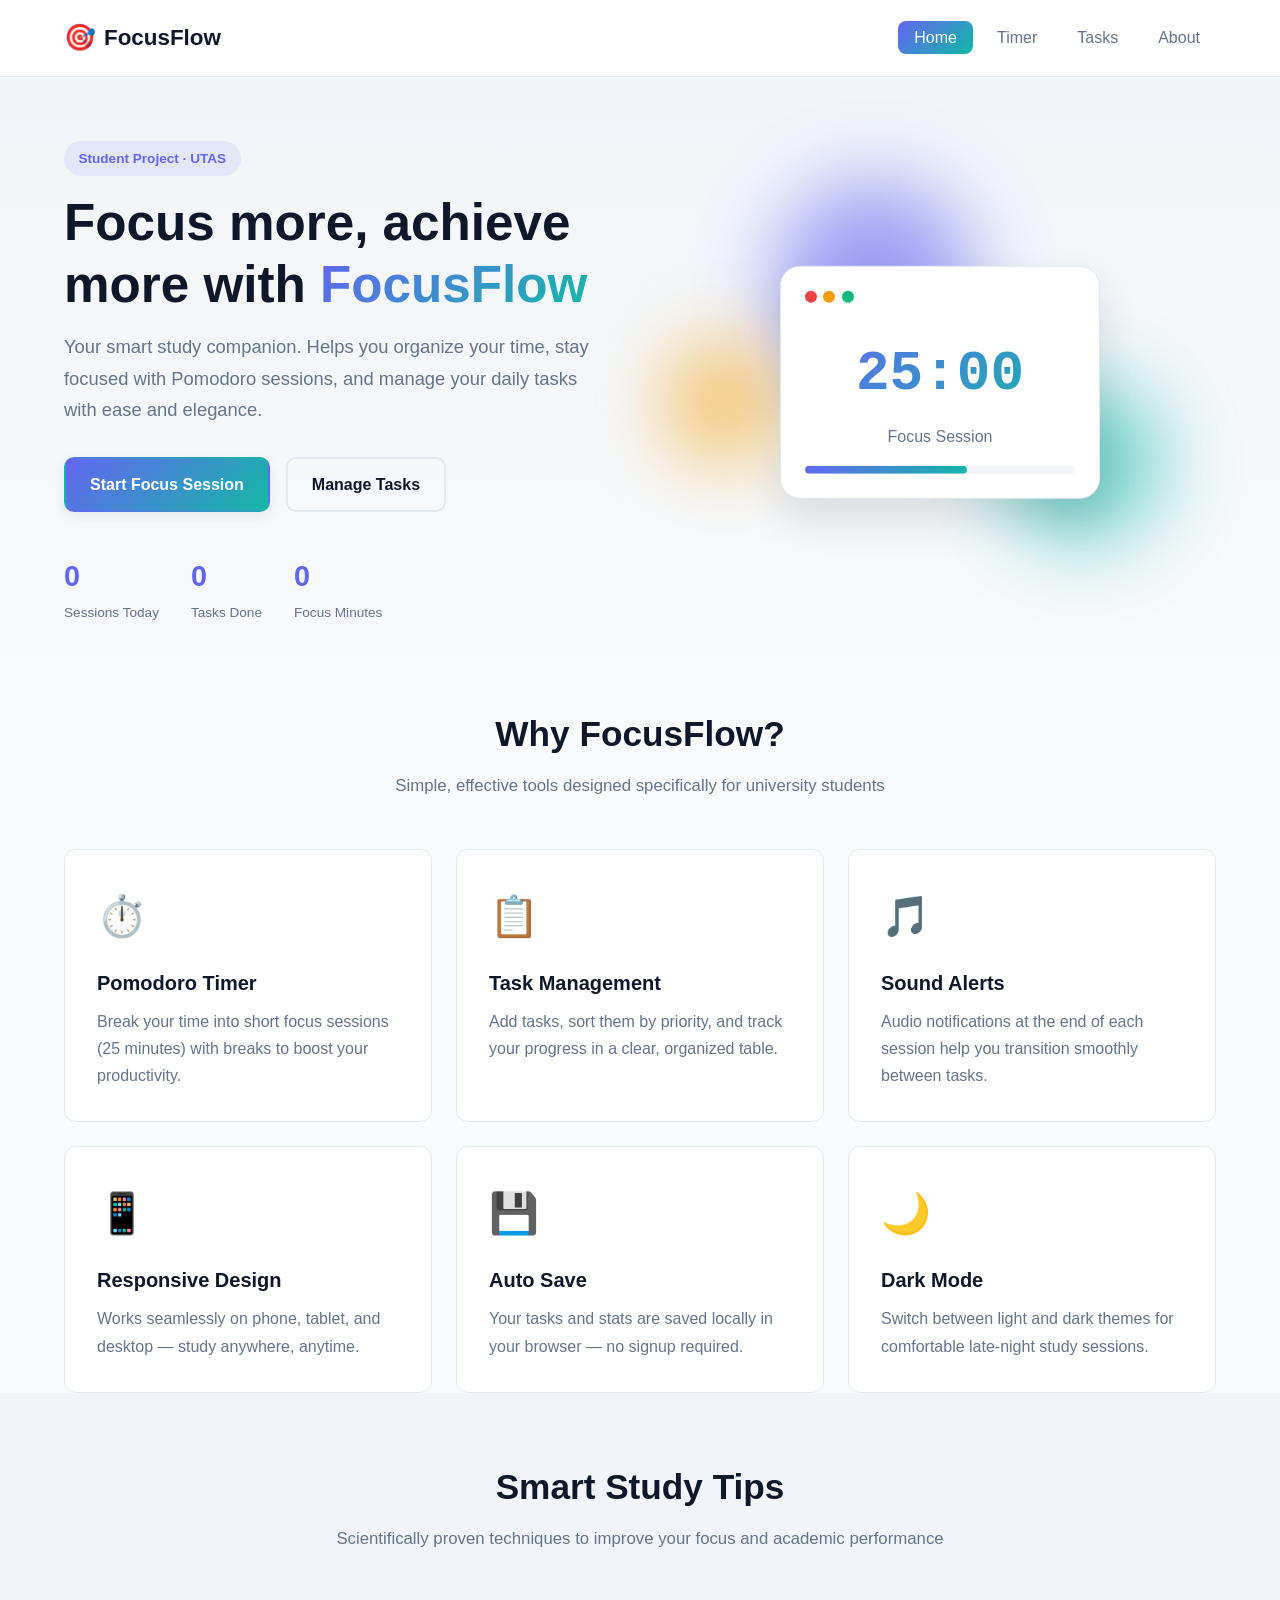
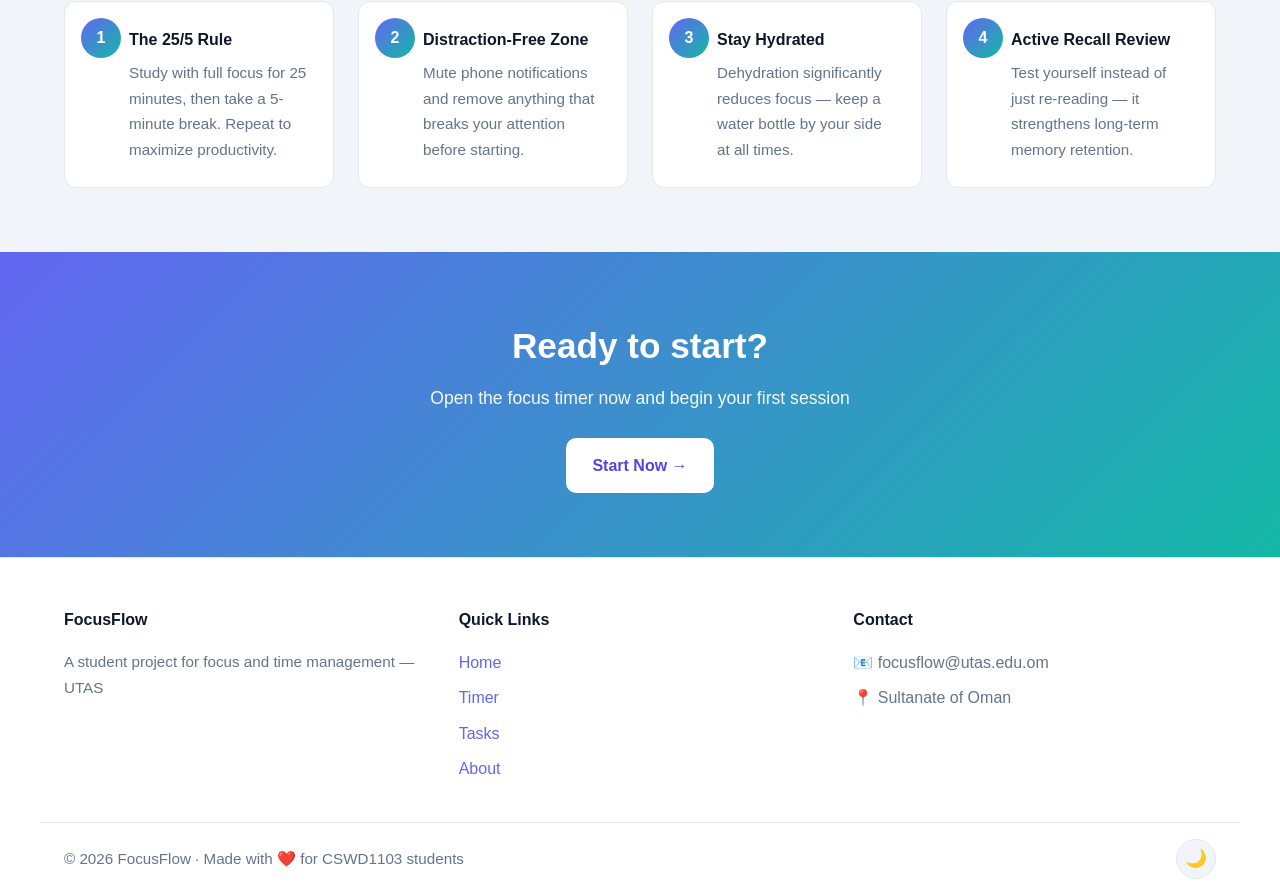
<file: index.html>
<!DOCTYPE html>
<html lang="en">
<head>
    <meta charset="UTF-8">
    <meta name="viewport" content="width=device-width, initial-scale=1.0">
    <meta name="description" content="FocusFlow - A student companion for focus, time management, and academic task tracking">
    <meta name="author" content="UTAS Student Project">
    <title>FocusFlow | Home</title>
    <link rel="stylesheet" href="css/style.css">
    <link rel="icon" type="image/svg+xml" href="data:image/svg+xml,<svg xmlns='http://www.w3.org/2000/svg' viewBox='0 0 100 100'><text y='.9em' font-size='90'>🎯</text></svg>">
</head>
<body>
    <header class="site-header">
        <div class="container nav-wrapper">
            <a href="index.html" class="logo">
                <span class="logo-icon">🎯</span>
                <span>FocusFlow</span>
            </a>
            <button class="menu-toggle" id="menuToggle" aria-label="Menu">☰</button>
            <nav class="main-nav" id="mainNav">
                <ul>
                    <li><a href="index.html" class="active">Home</a></li>
                    <li><a href="timer.html">Timer</a></li>
                    <li><a href="tasks.html">Tasks</a></li>
                    <li><a href="about.html">About</a></li>
                </ul>
            </nav>
        </div>
    </header>

    <main>
        <section class="hero">
            <div class="container hero-grid">
                <div class="hero-text">
                    <span class="badge">Student Project · UTAS</span>
                    <h1>Focus more, achieve more with <span class="highlight">FocusFlow</span></h1>
                    <p class="lead">
                        Your smart study companion. Helps you organize your time,
                        stay focused with Pomodoro sessions, and manage your daily tasks
                        with ease and elegance.
                    </p>
                    <div class="hero-cta">
                        <a href="timer.html" class="btn btn-primary">Start Focus Session</a>
                        <a href="tasks.html" class="btn btn-ghost">Manage Tasks</a>
                    </div>
                    <div class="hero-stats">
                        <div><strong id="statSessions">0</strong><span>Sessions Today</span></div>
                        <div><strong id="statTasks">0</strong><span>Tasks Done</span></div>
                        <div><strong id="statMinutes">0</strong><span>Focus Minutes</span></div>
                    </div>
                </div>
                <figure class="hero-visual">
                    <div class="orb orb-1"></div>
                    <div class="orb orb-2"></div>
                    <div class="orb orb-3"></div>
                    <div class="hero-card">
                        <div class="hero-card-top">
                            <span class="dot dot-r"></span>
                            <span class="dot dot-y"></span>
                            <span class="dot dot-g"></span>
                        </div>
                        <div class="hero-card-body">
                            <p class="time-mock">25:00</p>
                            <p class="label-mock">Focus Session</p>
                            <div class="bar"><span></span></div>
                        </div>
                    </div>
                </figure>
            </div>
        </section>

        <section class="features container" id="features">
            <header class="section-head">
                <h2>Why FocusFlow?</h2>
                <p>Simple, effective tools designed specifically for university students</p>
            </header>
            <div class="cards">
                <article class="card">
                    <div class="card-icon">⏱️</div>
                    <h3>Pomodoro Timer</h3>
                    <p>Break your time into short focus sessions (25 minutes) with breaks to boost your productivity.</p>
                </article>
                <article class="card">
                    <div class="card-icon">📋</div>
                    <h3>Task Management</h3>
                    <p>Add tasks, sort them by priority, and track your progress in a clear, organized table.</p>
                </article>
                <article class="card">
                    <div class="card-icon">🎵</div>
                    <h3>Sound Alerts</h3>
                    <p>Audio notifications at the end of each session help you transition smoothly between tasks.</p>
                </article>
                <article class="card">
                    <div class="card-icon">📱</div>
                    <h3>Responsive Design</h3>
                    <p>Works seamlessly on phone, tablet, and desktop — study anywhere, anytime.</p>
                </article>
                <article class="card">
                    <div class="card-icon">💾</div>
                    <h3>Auto Save</h3>
                    <p>Your tasks and stats are saved locally in your browser — no signup required.</p>
                </article>
                <article class="card">
                    <div class="card-icon">🌙</div>
                    <h3>Dark Mode</h3>
                    <p>Switch between light and dark themes for comfortable late-night study sessions.</p>
                </article>
            </div>
        </section>

        <section class="tips">
            <div class="container">
                <header class="section-head">
                    <h2>Smart Study Tips</h2>
                    <p>Scientifically proven techniques to improve your focus and academic performance</p>
                </header>
                <ol class="tips-list">
                    <li>
                        <h4>The 25/5 Rule</h4>
                        <p>Study with full focus for 25 minutes, then take a 5-minute break. Repeat to maximize productivity.</p>
                    </li>
                    <li>
                        <h4>Distraction-Free Zone</h4>
                        <p>Mute phone notifications and remove anything that breaks your attention before starting.</p>
                    </li>
                    <li>
                        <h4>Stay Hydrated</h4>
                        <p>Dehydration significantly reduces focus — keep a water bottle by your side at all times.</p>
                    </li>
                    <li>
                        <h4>Active Recall Review</h4>
                        <p>Test yourself instead of just re-reading — it strengthens long-term memory retention.</p>
                    </li>
                </ol>
            </div>
        </section>

        <section class="cta-banner">
            <div class="container cta-inner">
                <h2>Ready to start?</h2>
                <p>Open the focus timer now and begin your first session</p>
                <a href="timer.html" class="btn btn-light">Start Now →</a>
            </div>
        </section>
    </main>

    <footer class="site-footer">
        <div class="container footer-grid">
            <div>
                <h4>FocusFlow</h4>
                <p>A student project for focus and time management — UTAS</p>
            </div>
            <div>
                <h4>Quick Links</h4>
                <ul>
                    <li><a href="index.html">Home</a></li>
                    <li><a href="timer.html">Timer</a></li>
                    <li><a href="tasks.html">Tasks</a></li>
                    <li><a href="about.html">About</a></li>
                </ul>
            </div>
            <div>
                <h4>Contact</h4>
                <ul>
                    <li>📧 focusflow@utas.edu.om</li>
                    <li>📍 Sultanate of Oman</li>
                </ul>
            </div>
        </div>
        <div class="footer-bottom">
            <p>© <time id="year">2026</time> FocusFlow · Made with ❤️ for CSWD1103 students</p>
            <button id="themeToggle" class="theme-btn" aria-label="Toggle theme">🌙</button>
        </div>
    </footer>

    <script src="js/main.js"></script>
</body>
</html>
</file>
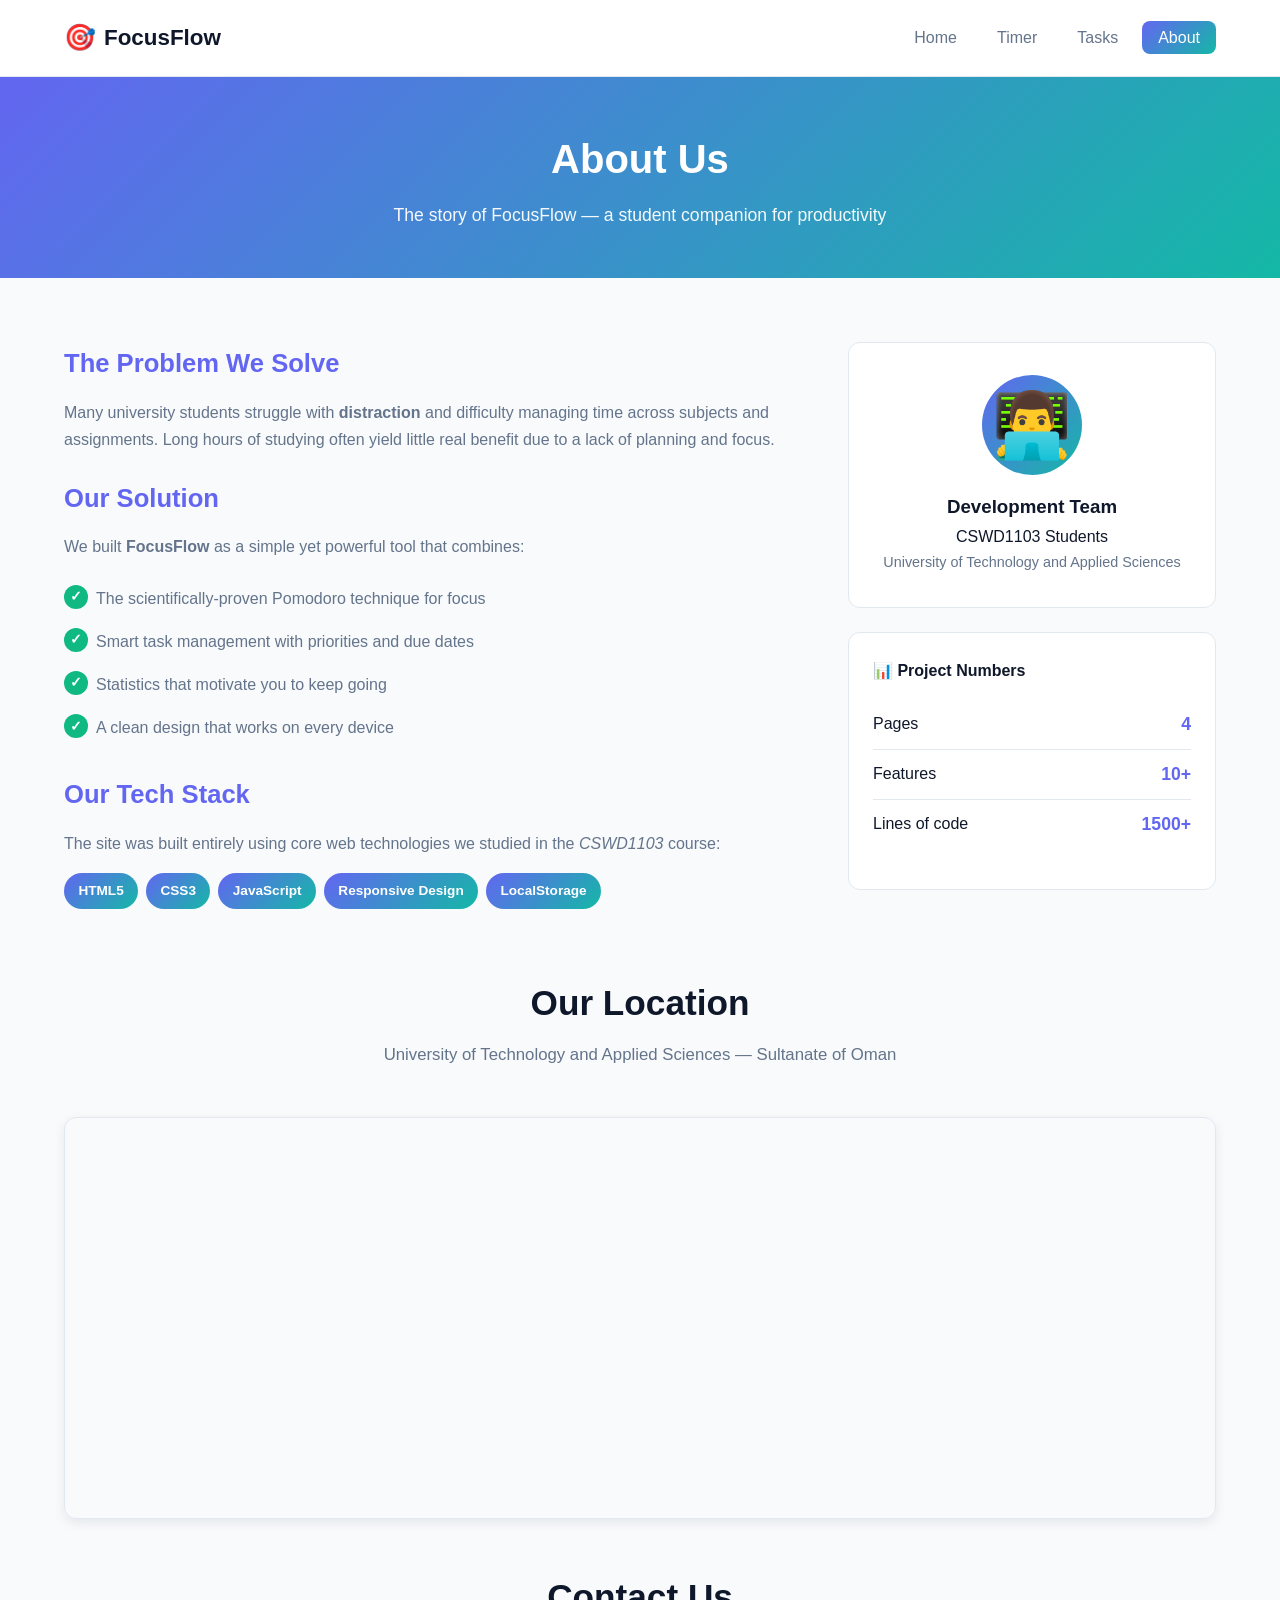
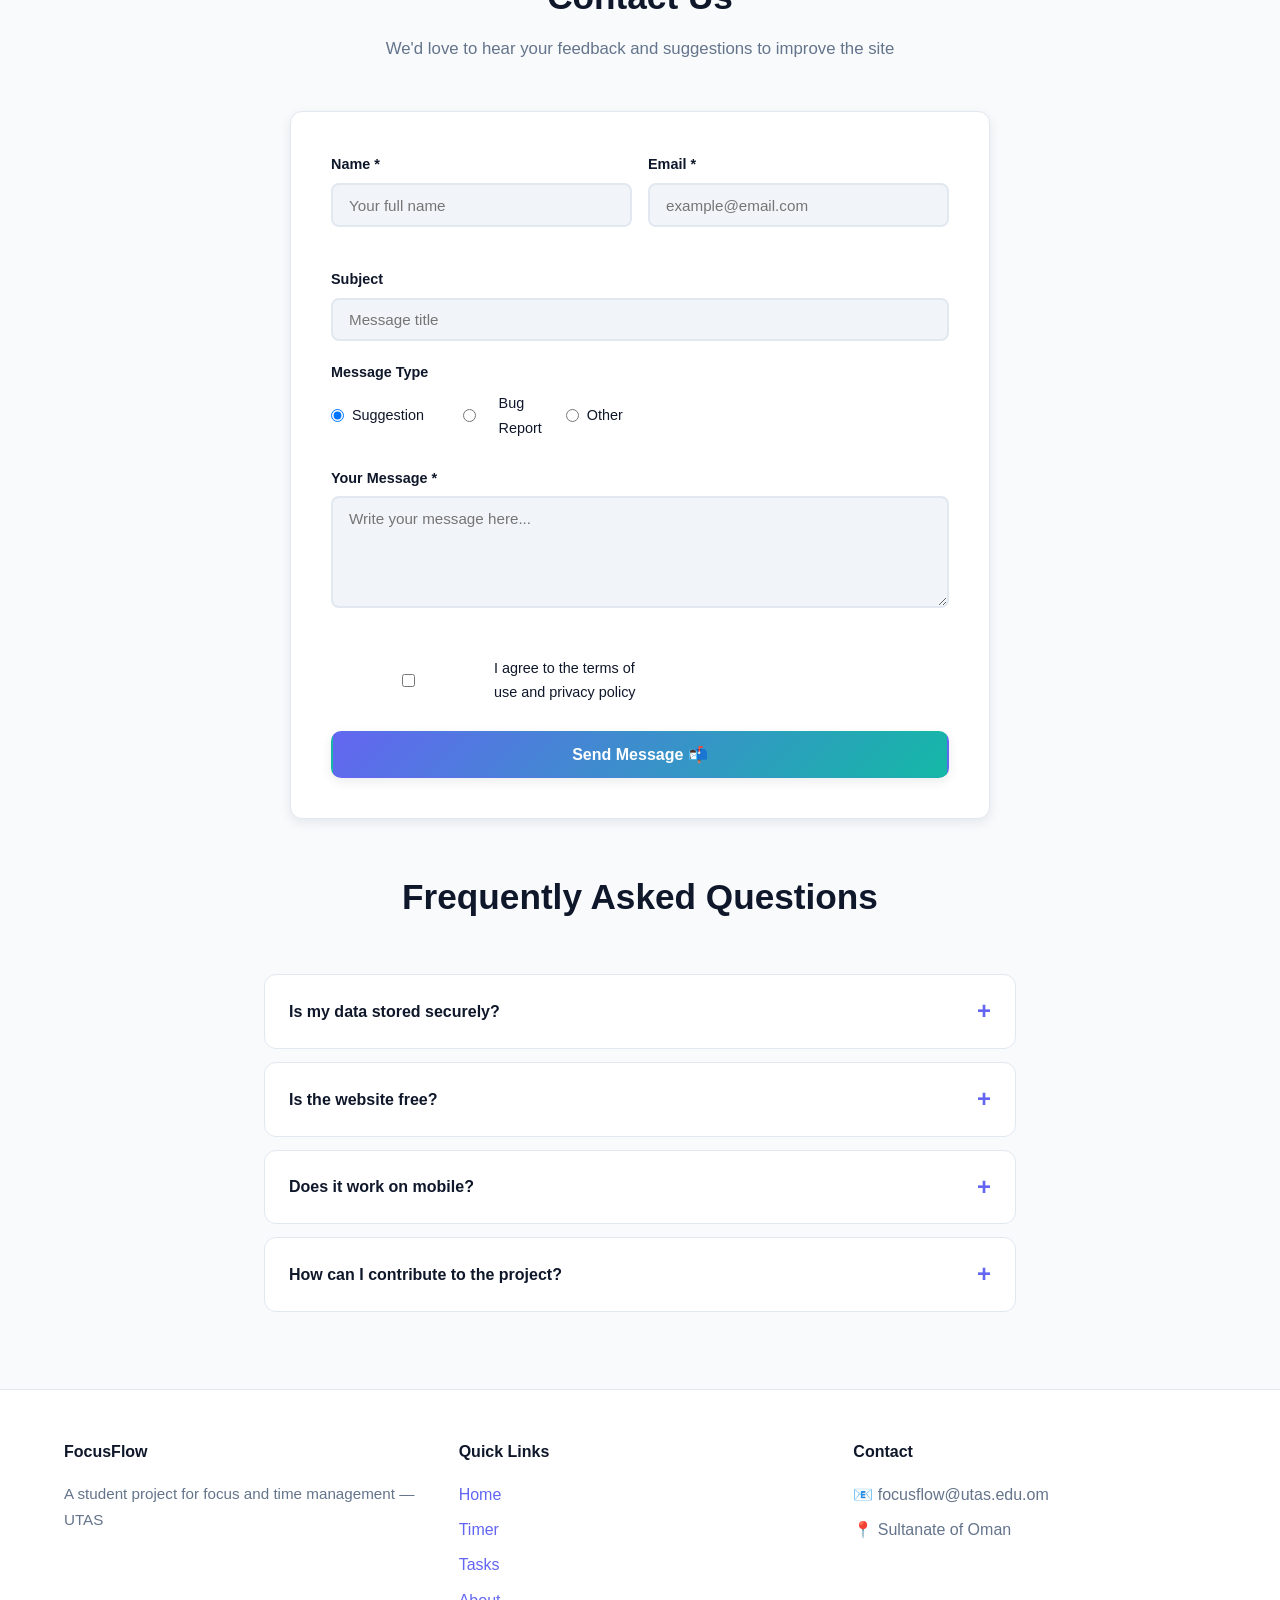
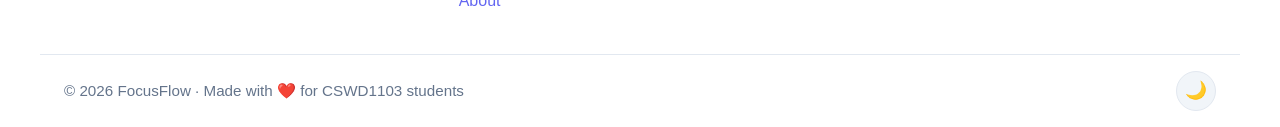
<file: about.html>
<!DOCTYPE html>
<html lang="en">
<head>
    <meta charset="UTF-8">
    <meta name="viewport" content="width=device-width, initial-scale=1.0">
    <title>FocusFlow | About</title>
    <link rel="stylesheet" href="css/style.css">
    <link rel="icon" type="image/svg+xml" href="data:image/svg+xml,<svg xmlns='http://www.w3.org/2000/svg' viewBox='0 0 100 100'><text y='.9em' font-size='90'>💡</text></svg>">
</head>
<body>
    <header class="site-header">
        <div class="container nav-wrapper">
            <a href="index.html" class="logo">
                <span class="logo-icon">🎯</span>
                <span>FocusFlow</span>
            </a>
            <button class="menu-toggle" id="menuToggle" aria-label="Menu">☰</button>
            <nav class="main-nav" id="mainNav">
                <ul>
                    <li><a href="index.html">Home</a></li>
                    <li><a href="timer.html">Timer</a></li>
                    <li><a href="tasks.html">Tasks</a></li>
                    <li><a href="about.html" class="active">About</a></li>
                </ul>
            </nav>
        </div>
    </header>

    <main>
        <section class="page-hero">
            <div class="container">
                <h1>About Us</h1>
                <p>The story of FocusFlow — a student companion for productivity</p>
            </div>
        </section>

        <section class="container about-section">
            <article class="about-text">
                <h2>The Problem We Solve</h2>
                <p>
                    Many university students struggle with <strong>distraction</strong> and difficulty
                    managing time across subjects and assignments. Long hours of studying often
                    yield little real benefit due to a lack of planning and focus.
                </p>

                <h2>Our Solution</h2>
                <p>
                    We built <strong>FocusFlow</strong> as a simple yet powerful tool that combines:
                </p>
                <ul class="check-list">
                    <li>The scientifically-proven Pomodoro technique for focus</li>
                    <li>Smart task management with priorities and due dates</li>
                    <li>Statistics that motivate you to keep going</li>
                    <li>A clean design that works on every device</li>
                </ul>

                <h2>Our Tech Stack</h2>
                <p>
                    The site was built entirely using core web technologies we studied in
                    the <em>CSWD1103</em> course:
                </p>
                <div class="tech-badges">
                    <span class="tech-badge">HTML5</span>
                    <span class="tech-badge">CSS3</span>
                    <span class="tech-badge">JavaScript</span>
                    <span class="tech-badge">Responsive Design</span>
                    <span class="tech-badge">LocalStorage</span>
                </div>
            </article>

            <aside class="about-side">
                <figure class="team-card">
                    <div class="avatar">👨‍💻</div>
                    <figcaption>
                        <h3>Development Team</h3>
                        <p>CSWD1103 Students</p>
                        <p class="muted">University of Technology and Applied Sciences</p>
                    </figcaption>
                </figure>

                <div class="info-box">
                    <h4>📊 Project Numbers</h4>
                    <ul class="stats-list">
                        <li><span>Pages</span><strong>4</strong></li>
                        <li><span>Features</span><strong>10+</strong></li>
                        <li><span>Lines of code</span><strong>1500+</strong></li>
                    </ul>
                </div>
            </aside>
        </section>

        <section class="container map-section">
            <header class="section-head">
                <h2>Our Location</h2>
                <p>University of Technology and Applied Sciences — Sultanate of Oman</p>
            </header>
            <div class="map-frame">
                <iframe
                    src="https://www.openstreetmap.org/export/embed.html?bbox=58.40%2C23.55%2C58.65%2C23.65&amp;layer=mapnik&amp;marker=23.6,58.55"
                    title="UTAS location on the map"
                    loading="lazy"
                    referrerpolicy="no-referrer-when-downgrade">
                </iframe>
            </div>
        </section>

        <section class="container contact-section">
            <header class="section-head">
                <h2>Contact Us</h2>
                <p>We'd love to hear your feedback and suggestions to improve the site</p>
            </header>

            <form id="contactForm" class="contact-form" novalidate>
                <div class="form-row">
                    <div class="form-group">
                        <label for="cName">Name *</label>
                        <input type="text" id="cName" name="name" required minlength="2" placeholder="Your full name">
                        <small class="error-msg"></small>
                    </div>
                    <div class="form-group">
                        <label for="cEmail">Email *</label>
                        <input type="email" id="cEmail" name="email" required placeholder="example@email.com">
                        <small class="error-msg"></small>
                    </div>
                </div>

                <div class="form-group">
                    <label for="cSubject">Subject</label>
                    <input type="text" id="cSubject" name="subject" placeholder="Message title">
                </div>

                <div class="form-group">
                    <label for="cType">Message Type</label>
                    <div class="radio-group">
                        <label><input type="radio" name="type" value="suggestion" checked> Suggestion</label>
                        <label><input type="radio" name="type" value="bug"> Bug Report</label>
                        <label><input type="radio" name="type" value="other"> Other</label>
                    </div>
                </div>

                <div class="form-group">
                    <label for="cMessage">Your Message *</label>
                    <textarea id="cMessage" name="message" rows="5" required minlength="10" placeholder="Write your message here..."></textarea>
                    <small class="error-msg"></small>
                </div>

                <div class="form-group checkbox-group">
                    <label><input type="checkbox" id="cAgree" required> I agree to the terms of use and privacy policy</label>
                </div>

                <button type="submit" class="btn btn-primary btn-block">Send Message 📬</button>

                <div id="formSuccess" class="success-msg" hidden>
                    ✅ Your message has been sent successfully! We'll reply soon.
                </div>
            </form>
        </section>

        <section class="container faq-section">
            <header class="section-head">
                <h2>Frequently Asked Questions</h2>
            </header>
            <details>
                <summary>Is my data stored securely?</summary>
                <p>Yes, all data is stored locally in your browser only (LocalStorage) and is never sent to any external server.</p>
            </details>
            <details>
                <summary>Is the website free?</summary>
                <p>Yes, FocusFlow is completely free and open for all students to use.</p>
            </details>
            <details>
                <summary>Does it work on mobile?</summary>
                <p>Absolutely! The site is built with Responsive Design and works on all screen sizes.</p>
            </details>
            <details>
                <summary>How can I contribute to the project?</summary>
                <p>Reach out via the form above — we'd love to hear your ideas and suggestions.</p>
            </details>
        </section>
    </main>

    <footer class="site-footer">
        <div class="container footer-grid">
            <div>
                <h4>FocusFlow</h4>
                <p>A student project for focus and time management — UTAS</p>
            </div>
            <div>
                <h4>Quick Links</h4>
                <ul>
                    <li><a href="index.html">Home</a></li>
                    <li><a href="timer.html">Timer</a></li>
                    <li><a href="tasks.html">Tasks</a></li>
                    <li><a href="about.html">About</a></li>
                </ul>
            </div>
            <div>
                <h4>Contact</h4>
                <ul>
                    <li>📧 focusflow@utas.edu.om</li>
                    <li>📍 Sultanate of Oman</li>
                </ul>
            </div>
        </div>
        <div class="footer-bottom">
            <p>© <time id="year">2026</time> FocusFlow · Made with ❤️ for CSWD1103 students</p>
            <button id="themeToggle" class="theme-btn" aria-label="Toggle theme">🌙</button>
        </div>
    </footer>

    <script src="js/main.js"></script>
    <script src="js/contact.js"></script>
</body>
</html>
</file>
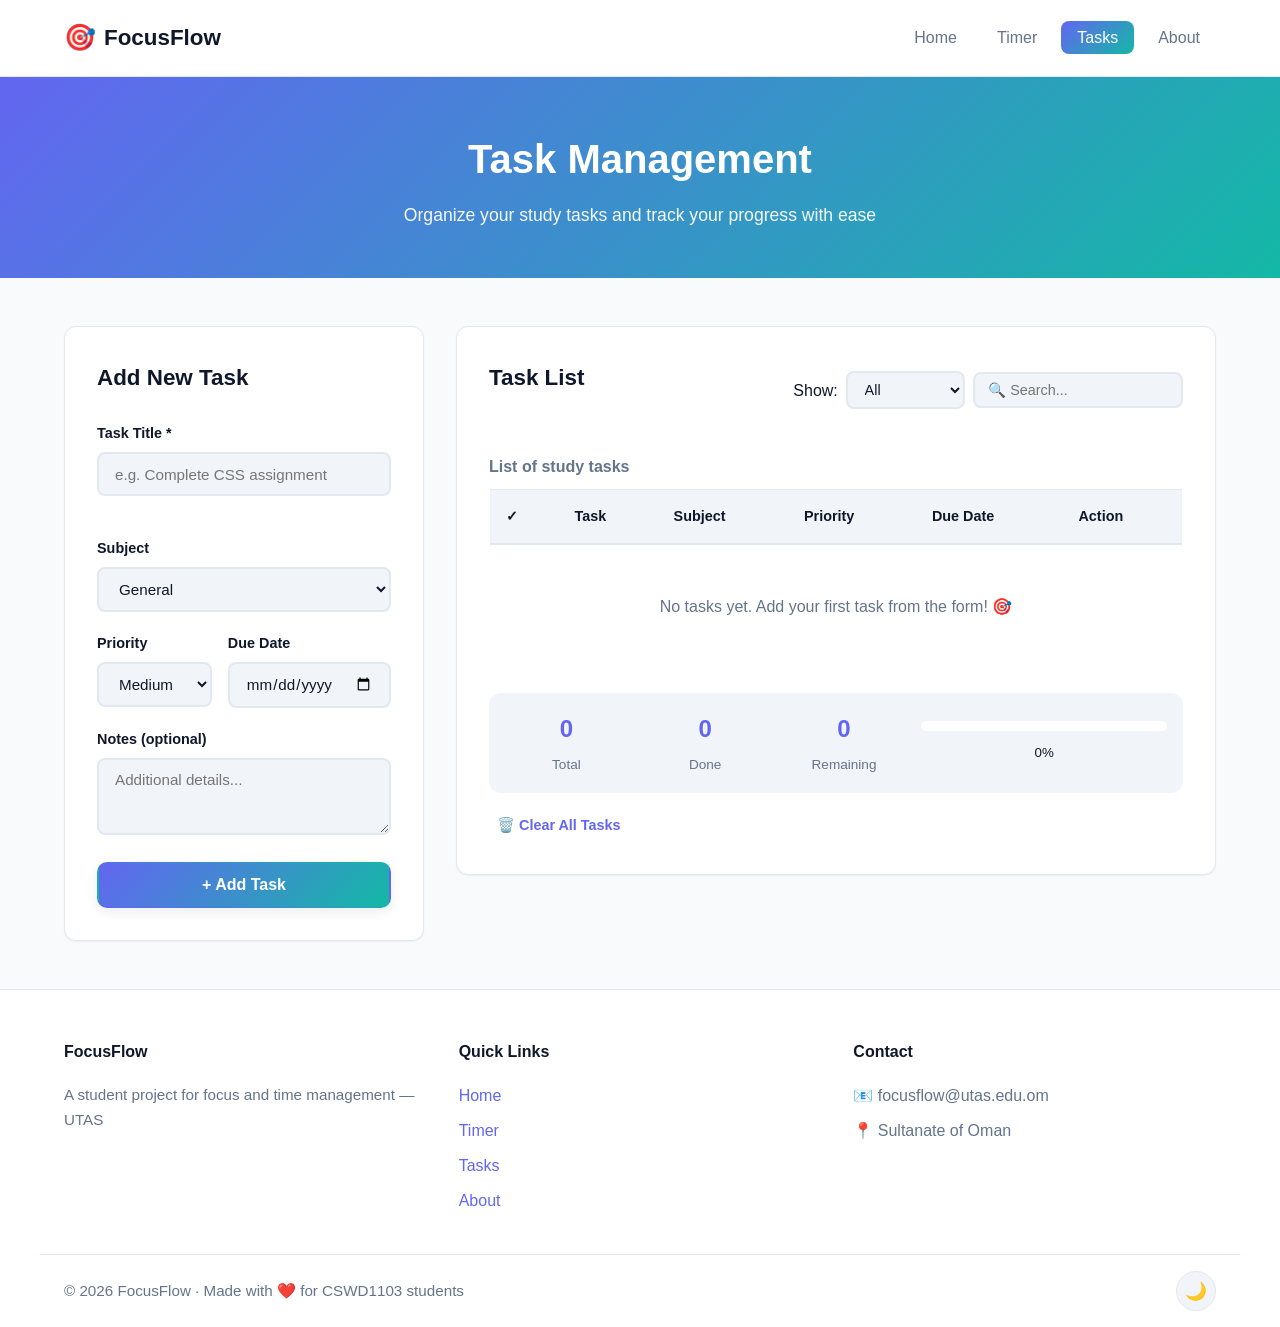
<file: tasks.html>
<!DOCTYPE html>
<html lang="en">
<head>
    <meta charset="UTF-8">
    <meta name="viewport" content="width=device-width, initial-scale=1.0">
    <title>FocusFlow | Tasks</title>
    <link rel="stylesheet" href="css/style.css">
    <link rel="icon" type="image/svg+xml" href="data:image/svg+xml,<svg xmlns='http://www.w3.org/2000/svg' viewBox='0 0 100 100'><text y='.9em' font-size='90'>📋</text></svg>">
</head>
<body>
    <header class="site-header">
        <div class="container nav-wrapper">
            <a href="index.html" class="logo">
                <span class="logo-icon">🎯</span>
                <span>FocusFlow</span>
            </a>
            <button class="menu-toggle" id="menuToggle" aria-label="Menu">☰</button>
            <nav class="main-nav" id="mainNav">
                <ul>
                    <li><a href="index.html">Home</a></li>
                    <li><a href="timer.html">Timer</a></li>
                    <li><a href="tasks.html" class="active">Tasks</a></li>
                    <li><a href="about.html">About</a></li>
                </ul>
            </nav>
        </div>
    </header>

    <main>
        <section class="page-hero">
            <div class="container">
                <h1>Task Management</h1>
                <p>Organize your study tasks and track your progress with ease</p>
            </div>
        </section>

        <section class="container tasks-section">
            <div class="tasks-grid">
                <aside class="task-form-card">
                    <h2>Add New Task</h2>
                    <form id="taskForm" novalidate>
                        <div class="form-group">
                            <label for="taskTitle">Task Title *</label>
                            <input type="text" id="taskTitle" name="title" required minlength="3" maxlength="60" placeholder="e.g. Complete CSS assignment">
                            <small class="error-msg" id="errTitle"></small>
                        </div>

                        <div class="form-group">
                            <label for="taskSubject">Subject</label>
                            <select id="taskSubject" name="subject">
                                <option value="General">General</option>
                                <option value="Web Development">Web Development</option>
                                <option value="Programming">Programming</option>
                                <option value="Mathematics">Mathematics</option>
                                <option value="Databases">Databases</option>
                                <option value="Networking">Networking</option>
                            </select>
                        </div>

                        <div class="form-row">
                            <div class="form-group">
                                <label for="taskPriority">Priority</label>
                                <select id="taskPriority" name="priority">
                                    <option value="low">Low</option>
                                    <option value="medium" selected>Medium</option>
                                    <option value="high">High</option>
                                </select>
                            </div>
                            <div class="form-group">
                                <label for="taskDue">Due Date</label>
                                <input type="date" id="taskDue" name="due">
                            </div>
                        </div>

                        <div class="form-group">
                            <label for="taskNotes">Notes (optional)</label>
                            <textarea id="taskNotes" name="notes" rows="3" maxlength="200" placeholder="Additional details..."></textarea>
                        </div>

                        <button type="submit" class="btn btn-primary btn-block">+ Add Task</button>
                    </form>
                </aside>

                <div class="task-list-card">
                    <div class="task-list-header">
                        <h2>Task List</h2>
                        <div class="filter-bar">
                            <label for="filterStatus">Show:</label>
                            <select id="filterStatus">
                                <option value="all">All</option>
                                <option value="active">Active</option>
                                <option value="done">Completed</option>
                            </select>
                            <input type="search" id="searchTask" placeholder="🔍 Search...">
                        </div>
                    </div>

                    <div class="table-wrap">
                        <table class="tasks-table">
                            <caption>List of study tasks</caption>
                            <thead>
                                <tr>
                                    <th scope="col">✓</th>
                                    <th scope="col">Task</th>
                                    <th scope="col">Subject</th>
                                    <th scope="col">Priority</th>
                                    <th scope="col">Due Date</th>
                                    <th scope="col">Action</th>
                                </tr>
                            </thead>
                            <tbody id="tasksBody">
                                <tr class="empty-row">
                                    <td colspan="6">No tasks yet. Add your first task from the form! 🎯</td>
                                </tr>
                            </tbody>
                        </table>
                    </div>

                    <div class="task-summary" id="taskSummary">
                        <div><strong id="totalTasks">0</strong><span>Total</span></div>
                        <div><strong id="doneTasks">0</strong><span>Done</span></div>
                        <div><strong id="activeTasks">0</strong><span>Remaining</span></div>
                        <div class="progress-wrap">
                            <div class="progress-bar"><span id="progressFill"></span></div>
                            <small id="progressLabel">0%</small>
                        </div>
                    </div>

                    <button class="btn btn-link" id="clearAll">🗑️ Clear All Tasks</button>
                </div>
            </div>
        </section>
    </main>

    <footer class="site-footer">
        <div class="container footer-grid">
            <div>
                <h4>FocusFlow</h4>
                <p>A student project for focus and time management — UTAS</p>
            </div>
            <div>
                <h4>Quick Links</h4>
                <ul>
                    <li><a href="index.html">Home</a></li>
                    <li><a href="timer.html">Timer</a></li>
                    <li><a href="tasks.html">Tasks</a></li>
                    <li><a href="about.html">About</a></li>
                </ul>
            </div>
            <div>
                <h4>Contact</h4>
                <ul>
                    <li>📧 focusflow@utas.edu.om</li>
                    <li>📍 Sultanate of Oman</li>
                </ul>
            </div>
        </div>
        <div class="footer-bottom">
            <p>© <time id="year">2026</time> FocusFlow · Made with ❤️ for CSWD1103 students</p>
            <button id="themeToggle" class="theme-btn" aria-label="Toggle theme">🌙</button>
        </div>
    </footer>

    <script src="js/main.js"></script>
    <script src="js/tasks.js"></script>
</body>
</html>
</file>
<file: css/style.css>
/* ========== Reset & Base ========== */
* {
    margin: 0;
    padding: 0;
    box-sizing: border-box;
}

:root {
    --primary: #6366f1;
    --primary-dark: #4f46e5;
    --secondary: #14b8a6;
    --accent: #f59e0b;
    --danger: #ef4444;
    --success: #10b981;

    --bg: #f8fafc;
    --bg-card: #ffffff;
    --bg-soft: #f1f5f9;
    --text: #0f172a;
    --text-muted: #64748b;
    --border: #e2e8f0;

    --shadow-sm: 0 1px 2px rgba(15, 23, 42, 0.05);
    --shadow: 0 4px 12px rgba(15, 23, 42, 0.08);
    --shadow-lg: 0 20px 40px rgba(15, 23, 42, 0.12);

    --radius: 12px;
    --radius-lg: 20px;
    --transition: 0.25s ease;

    --gradient: linear-gradient(135deg, #6366f1 0%, #14b8a6 100%);
}

[data-theme="dark"] {
    --bg: #0f172a;
    --bg-card: #1e293b;
    --bg-soft: #334155;
    --text: #f1f5f9;
    --text-muted: #94a3b8;
    --border: #334155;
    --shadow: 0 4px 12px rgba(0, 0, 0, 0.4);
    --shadow-lg: 0 20px 40px rgba(0, 0, 0, 0.5);
}

html { scroll-behavior: smooth; }

body {
    font-family: 'Segoe UI', Tahoma, 'Cairo', Arial, sans-serif;
    background: var(--bg);
    color: var(--text);
    line-height: 1.7;
    transition: background var(--transition), color var(--transition);
    min-height: 100vh;
    display: flex;
    flex-direction: column;
}

main { flex: 1; }

img { max-width: 100%; display: block; }

a { color: var(--primary); text-decoration: none; transition: color var(--transition); }
a:hover { color: var(--primary-dark); }

ul { list-style: none; }

.container {
    max-width: 1200px;
    margin: 0 auto;
    padding: 0 1.5rem;
}

/* ========== Header ========== */
.site-header {
    background: var(--bg-card);
    border-bottom: 1px solid var(--border);
    position: sticky;
    top: 0;
    z-index: 100;
    backdrop-filter: blur(10px);
}

.nav-wrapper {
    display: flex;
    justify-content: space-between;
    align-items: center;
    padding: 1rem 1.5rem;
}

.logo {
    display: flex;
    align-items: center;
    gap: 0.5rem;
    font-size: 1.4rem;
    font-weight: 700;
    color: var(--text);
}

.logo-icon {
    font-size: 1.6rem;
    background: var(--gradient);
    -webkit-background-clip: text;
    background-clip: text;
}

.main-nav ul {
    display: flex;
    gap: 0.5rem;
}

.main-nav a {
    padding: 0.5rem 1rem;
    border-radius: 8px;
    color: var(--text-muted);
    font-weight: 500;
    transition: all var(--transition);
}

.main-nav a:hover { background: var(--bg-soft); color: var(--text); }

.main-nav a.active {
    background: var(--gradient);
    color: #fff;
}

.menu-toggle {
    display: none;
    background: none;
    border: none;
    font-size: 1.6rem;
    cursor: pointer;
    color: var(--text);
}

/* ========== Buttons ========== */
.btn {
    display: inline-block;
    padding: 0.75rem 1.5rem;
    border-radius: 10px;
    border: 2px solid transparent;
    font-size: 1rem;
    font-weight: 600;
    cursor: pointer;
    transition: all var(--transition);
    text-align: center;
    font-family: inherit;
}

.btn-primary {
    background: var(--gradient);
    color: #fff;
    box-shadow: var(--shadow);
}

.btn-primary:hover {
    transform: translateY(-2px);
    box-shadow: var(--shadow-lg);
    color: #fff;
}

.btn-ghost {
    background: transparent;
    border-color: var(--border);
    color: var(--text);
}

.btn-ghost:hover {
    background: var(--bg-soft);
    border-color: var(--primary);
}

.btn-light {
    background: #fff;
    color: var(--primary-dark);
}

.btn-light:hover { background: #f1f5f9; transform: translateY(-2px); }

.btn-link {
    background: none;
    border: none;
    color: var(--primary);
    padding: 0.5rem;
    cursor: pointer;
    font-size: 0.9rem;
}

.btn-link:hover { text-decoration: underline; }

.btn-lg { padding: 1rem 2rem; font-size: 1.1rem; }
.btn-block { width: 100%; }

.btn:disabled { opacity: 0.5; cursor: not-allowed; transform: none !important; }

/* ========== Hero ========== */
.hero {
    padding: 4rem 0 5rem;
    background: linear-gradient(180deg, var(--bg-soft) 0%, var(--bg) 100%);
    position: relative;
    overflow: hidden;
}

.hero-grid {
    display: grid;
    grid-template-columns: 1fr 1fr;
    gap: 3rem;
    align-items: center;
}

.badge {
    display: inline-block;
    padding: 0.4rem 0.9rem;
    background: rgba(99, 102, 241, 0.1);
    color: var(--primary);
    border-radius: 999px;
    font-size: 0.85rem;
    font-weight: 600;
    margin-bottom: 1rem;
}

.hero h1 {
    font-size: clamp(2rem, 4vw, 3.2rem);
    line-height: 1.2;
    margin-bottom: 1rem;
    font-weight: 800;
}

.highlight {
    background: var(--gradient);
    -webkit-background-clip: text;
    background-clip: text;
    color: transparent;
}

.lead {
    font-size: 1.15rem;
    color: var(--text-muted);
    margin-bottom: 2rem;
    max-width: 540px;
}

.hero-cta {
    display: flex;
    gap: 1rem;
    flex-wrap: wrap;
    margin-bottom: 2.5rem;
}

.hero-stats {
    display: flex;
    gap: 2rem;
    flex-wrap: wrap;
}

.hero-stats > div {
    display: flex;
    flex-direction: column;
}

.hero-stats strong {
    font-size: 1.8rem;
    color: var(--primary);
    font-weight: 800;
}

.hero-stats span {
    font-size: 0.85rem;
    color: var(--text-muted);
}

/* Hero Visual */
.hero-visual {
    position: relative;
    height: 400px;
}

.orb {
    position: absolute;
    border-radius: 50%;
    filter: blur(40px);
    opacity: 0.6;
    animation: float 6s ease-in-out infinite;
}

.orb-1 { width: 200px; height: 200px; background: var(--primary); top: 0; left: 20%; }
.orb-2 { width: 160px; height: 160px; background: var(--secondary); bottom: 10%; right: 10%; animation-delay: -2s; }
.orb-3 { width: 120px; height: 120px; background: var(--accent); top: 40%; left: 0; animation-delay: -4s; }

@keyframes float {
    0%, 100% { transform: translateY(0); }
    50% { transform: translateY(-20px); }
}

.hero-card {
    position: relative;
    background: var(--bg-card);
    border-radius: var(--radius-lg);
    box-shadow: var(--shadow-lg);
    padding: 1.5rem;
    max-width: 320px;
    margin: 0 auto;
    top: 50%;
    transform: translateY(-50%);
    border: 1px solid var(--border);
}

.hero-card-top {
    display: flex;
    gap: 0.4rem;
    margin-bottom: 1.5rem;
}

.dot { width: 12px; height: 12px; border-radius: 50%; }
.dot-r { background: #ef4444; }
.dot-y { background: #f59e0b; }
.dot-g { background: #10b981; }

.time-mock {
    font-size: 3.5rem;
    font-weight: 800;
    text-align: center;
    background: var(--gradient);
    -webkit-background-clip: text;
    background-clip: text;
    color: transparent;
    font-family: 'Courier New', monospace;
}

.label-mock {
    text-align: center;
    color: var(--text-muted);
    margin-bottom: 1rem;
}

.bar {
    height: 8px;
    background: var(--bg-soft);
    border-radius: 4px;
    overflow: hidden;
}

.bar span {
    display: block;
    width: 60%;
    height: 100%;
    background: var(--gradient);
    border-radius: 4px;
    animation: progress 3s ease-in-out infinite;
}

@keyframes progress {
    0%, 100% { width: 30%; }
    50% { width: 80%; }
}

/* ========== Sections ========== */
.section-head {
    text-align: center;
    margin-bottom: 3rem;
}

.section-head h2 {
    font-size: 2.2rem;
    margin-bottom: 0.5rem;
}

.section-head p {
    color: var(--text-muted);
    font-size: 1.05rem;
}

section { padding: 4rem 0; }

/* ========== Features Cards ========== */
.cards {
    display: grid;
    grid-template-columns: repeat(auto-fit, minmax(280px, 1fr));
    gap: 1.5rem;
}

.card {
    background: var(--bg-card);
    padding: 2rem;
    border-radius: var(--radius);
    border: 1px solid var(--border);
    transition: all var(--transition);
}

.card:hover {
    transform: translateY(-4px);
    box-shadow: var(--shadow-lg);
    border-color: var(--primary);
}

.card-icon {
    font-size: 2.5rem;
    margin-bottom: 1rem;
}

.card h3 { margin-bottom: 0.5rem; font-size: 1.25rem; }
.card p { color: var(--text-muted); }

/* ========== Tips ========== */
.tips { background: var(--bg-soft); }

.tips-list {
    counter-reset: tip;
    display: grid;
    grid-template-columns: repeat(auto-fit, minmax(250px, 1fr));
    gap: 1.5rem;
    list-style: none;
}

.tips-list li {
    counter-increment: tip;
    background: var(--bg-card);
    padding: 1.5rem 1.5rem 1.5rem 4rem;
    border-radius: var(--radius);
    position: relative;
    border: 1px solid var(--border);
}

.tips-list li::before {
    content: counter(tip);
    position: absolute;
    left: 1rem;
    top: 1rem;
    width: 40px;
    height: 40px;
    background: var(--gradient);
    color: #fff;
    border-radius: 50%;
    display: flex;
    align-items: center;
    justify-content: center;
    font-weight: 800;
}

.tips-list h4 { margin-bottom: 0.4rem; }
.tips-list p { color: var(--text-muted); font-size: 0.95rem; }

/* ========== CTA Banner ========== */
.cta-banner {
    background: var(--gradient);
    padding: 4rem 0;
    color: #fff;
    text-align: center;
}

.cta-inner h2 {
    font-size: 2.2rem;
    margin-bottom: 0.5rem;
    color: #fff;
}

.cta-inner p {
    font-size: 1.1rem;
    margin-bottom: 1.5rem;
    opacity: 0.95;
}

/* ========== Footer ========== */
.site-footer {
    background: var(--bg-card);
    border-top: 1px solid var(--border);
    margin-top: auto;
}

.footer-grid {
    display: grid;
    grid-template-columns: repeat(auto-fit, minmax(220px, 1fr));
    gap: 2rem;
    padding: 3rem 1.5rem 2rem;
}

.site-footer h4 { margin-bottom: 1rem; }
.site-footer ul li { margin-bottom: 0.5rem; color: var(--text-muted); }
.site-footer p { color: var(--text-muted); font-size: 0.95rem; }

.footer-bottom {
    border-top: 1px solid var(--border);
    padding: 1rem 1.5rem;
    text-align: center;
    color: var(--text-muted);
    font-size: 0.9rem;
    display: flex;
    justify-content: space-between;
    align-items: center;
    flex-wrap: wrap;
    gap: 1rem;
    max-width: 1200px;
    margin: 0 auto;
}

.theme-btn {
    background: var(--bg-soft);
    border: 1px solid var(--border);
    width: 40px;
    height: 40px;
    border-radius: 50%;
    cursor: pointer;
    font-size: 1.1rem;
    transition: transform var(--transition);
}

.theme-btn:hover { transform: rotate(20deg); }

/* ========== Page Hero (sub-pages) ========== */
.page-hero {
    background: var(--gradient);
    color: #fff;
    padding: 3rem 0;
    text-align: center;
}

.page-hero h1 { font-size: 2.5rem; color: #fff; margin-bottom: 0.5rem; }
.page-hero p { opacity: 0.95; font-size: 1.1rem; }

/* ========== Timer Page ========== */
.timer-section {
    display: grid;
    grid-template-columns: 1fr 320px;
    gap: 2rem;
    align-items: start;
}

.timer-tabs {
    grid-column: 1 / -1;
    display: flex;
    gap: 0.5rem;
    flex-wrap: wrap;
    justify-content: center;
    margin-bottom: 1rem;
}

.tab {
    padding: 0.6rem 1.2rem;
    background: var(--bg-card);
    border: 2px solid var(--border);
    border-radius: 999px;
    cursor: pointer;
    font-weight: 600;
    color: var(--text-muted);
    transition: all var(--transition);
    font-family: inherit;
}

.tab:hover { border-color: var(--primary); }

.tab.active {
    background: var(--gradient);
    color: #fff;
    border-color: transparent;
}

.timer-card {
    background: var(--bg-card);
    border-radius: var(--radius-lg);
    padding: 2.5rem;
    border: 1px solid var(--border);
    box-shadow: var(--shadow);
    text-align: center;
}

.timer-circle {
    position: relative;
    width: 280px;
    height: 280px;
    margin: 0 auto 2rem;
}

.progress-ring {
    width: 100%;
    height: 100%;
    transform: rotate(-90deg);
}

.ring-bg {
    fill: none;
    stroke: var(--bg-soft);
    stroke-width: 10;
}

.ring-fg {
    fill: none;
    stroke: url(#grad);
    stroke: var(--primary);
    stroke-width: 10;
    stroke-linecap: round;
    stroke-dasharray: 565.48;
    stroke-dashoffset: 0;
    transition: stroke-dashoffset 0.5s linear;
}

.timer-display {
    position: absolute;
    inset: 0;
    display: flex;
    flex-direction: column;
    align-items: center;
    justify-content: center;
}

.time {
    font-size: 4rem;
    font-weight: 800;
    font-family: 'Courier New', monospace;
    background: var(--gradient);
    -webkit-background-clip: text;
    background-clip: text;
    color: transparent;
}

.mode-label {
    color: var(--text-muted);
    font-size: 1rem;
    margin-top: 0.5rem;
}

.timer-controls {
    display: flex;
    gap: 0.75rem;
    justify-content: center;
    flex-wrap: wrap;
    margin-bottom: 1.5rem;
}

.timer-extra {
    margin-top: 1rem;
}

.task-input-label {
    display: block;
    font-size: 0.9rem;
    color: var(--text-muted);
    margin-bottom: 0.4rem;
    text-align: left;
}

#currentTask {
    width: 100%;
    padding: 0.75rem 1rem;
    border: 2px solid var(--border);
    border-radius: 10px;
    background: var(--bg-soft);
    color: var(--text);
    font-family: inherit;
    font-size: 1rem;
}

#currentTask:focus { outline: none; border-color: var(--primary); }

.session-stats {
    background: var(--bg-card);
    border-radius: var(--radius);
    padding: 1.5rem;
    border: 1px solid var(--border);
    box-shadow: var(--shadow-sm);
    position: sticky;
    top: 100px;
}

.session-stats h3 { margin-bottom: 1rem; }

.stats-list { margin-bottom: 1rem; }

.stats-list li {
    display: flex;
    justify-content: space-between;
    padding: 0.6rem 0;
    border-bottom: 1px solid var(--border);
}

.stats-list li:last-child { border-bottom: none; }

.stats-list strong { color: var(--primary); font-size: 1.1rem; }

.how-it-works .steps {
    counter-reset: step;
    list-style: none;
    max-width: 700px;
    margin: 0 auto;
}

.how-it-works .steps li {
    counter-increment: step;
    background: var(--bg-card);
    padding: 1rem 1rem 1rem 4rem;
    border-radius: var(--radius);
    margin-bottom: 1rem;
    position: relative;
    border: 1px solid var(--border);
}

.how-it-works .steps li::before {
    content: counter(step);
    position: absolute;
    left: 1rem;
    top: 50%;
    transform: translateY(-50%);
    width: 40px;
    height: 40px;
    background: var(--gradient);
    color: #fff;
    border-radius: 50%;
    display: flex;
    align-items: center;
    justify-content: center;
    font-weight: 800;
}

/* ========== Tasks Page ========== */
.tasks-section { padding: 3rem 1.5rem; }

.tasks-grid {
    display: grid;
    grid-template-columns: 360px 1fr;
    gap: 2rem;
    align-items: start;
}

.task-form-card,
.task-list-card {
    background: var(--bg-card);
    padding: 2rem;
    border-radius: var(--radius);
    border: 1px solid var(--border);
    box-shadow: var(--shadow-sm);
}

.task-form-card h2,
.task-list-card h2 {
    margin-bottom: 1.5rem;
    font-size: 1.4rem;
}

.form-group {
    margin-bottom: 1.2rem;
}

.form-row {
    display: grid;
    grid-template-columns: 1fr 1fr;
    gap: 1rem;
}

.form-group label {
    display: block;
    margin-bottom: 0.4rem;
    font-weight: 600;
    font-size: 0.9rem;
}

.form-group input,
.form-group select,
.form-group textarea {
    width: 100%;
    padding: 0.7rem 1rem;
    border: 2px solid var(--border);
    border-radius: 8px;
    background: var(--bg-soft);
    color: var(--text);
    font-family: inherit;
    font-size: 0.95rem;
    transition: border-color var(--transition);
}

.form-group input:focus,
.form-group select:focus,
.form-group textarea:focus {
    outline: none;
    border-color: var(--primary);
    background: var(--bg-card);
}

.form-group textarea { resize: vertical; }

.error-msg {
    display: block;
    color: var(--danger);
    font-size: 0.85rem;
    margin-top: 0.3rem;
    min-height: 1rem;
}

.success-msg {
    background: rgba(16, 185, 129, 0.1);
    color: var(--success);
    padding: 1rem;
    border-radius: 8px;
    margin-top: 1rem;
    text-align: center;
    font-weight: 600;
}

.checkbox-group label,
.radio-group label {
    display: inline-flex;
    align-items: center;
    gap: 0.5rem;
    margin-right: 1rem;
    font-weight: normal;
    cursor: pointer;
}

.radio-group {
    display: flex;
    flex-wrap: wrap;
    gap: 0.5rem;
}

/* Tasks Table */
.task-list-header {
    display: flex;
    justify-content: space-between;
    align-items: center;
    flex-wrap: wrap;
    gap: 1rem;
    margin-bottom: 1.5rem;
}

.filter-bar {
    display: flex;
    gap: 0.5rem;
    align-items: center;
    flex-wrap: wrap;
}

.filter-bar select,
.filter-bar input {
    padding: 0.5rem 0.8rem;
    border: 2px solid var(--border);
    border-radius: 8px;
    background: var(--bg-soft);
    color: var(--text);
    font-family: inherit;
    font-size: 0.9rem;
}

.table-wrap {
    overflow-x: auto;
    margin-bottom: 1.5rem;
}

.tasks-table {
    width: 100%;
    border-collapse: collapse;
    border: 1px solid var(--border);
    border-radius: var(--radius);
    overflow: hidden;
}

.tasks-table caption {
    caption-side: top;
    text-align: left;
    padding: 0.5rem 0;
    font-weight: 600;
    color: var(--text-muted);
}

.tasks-table th {
    background: var(--bg-soft);
    padding: 0.9rem 1rem;
    text-align: left;
    font-weight: 700;
    font-size: 0.9rem;
    border-bottom: 2px solid var(--border);
}

.tasks-table td {
    padding: 0.9rem 1rem;
    border-bottom: 1px solid var(--border);
    vertical-align: middle;
}

.tasks-table tbody tr {
    transition: background var(--transition);
}

.tasks-table tbody tr:hover { background: var(--bg-soft); }

.tasks-table tbody tr.done td {
    text-decoration: line-through;
    color: var(--text-muted);
    opacity: 0.7;
}

.empty-row td {
    text-align: center !important;
    padding: 3rem 1rem !important;
    color: var(--text-muted);
}

.priority-badge {
    display: inline-block;
    padding: 0.25rem 0.6rem;
    border-radius: 999px;
    font-size: 0.8rem;
    font-weight: 600;
}

.priority-low { background: rgba(16, 185, 129, 0.15); color: var(--success); }
.priority-medium { background: rgba(245, 158, 11, 0.15); color: var(--accent); }
.priority-high { background: rgba(239, 68, 68, 0.15); color: var(--danger); }

.icon-btn {
    background: none;
    border: none;
    cursor: pointer;
    font-size: 1.1rem;
    padding: 0.3rem;
    border-radius: 6px;
    transition: background var(--transition);
}

.icon-btn:hover { background: var(--bg-soft); }

.task-summary {
    display: grid;
    grid-template-columns: repeat(3, 1fr) 2fr;
    gap: 1rem;
    padding: 1rem;
    background: var(--bg-soft);
    border-radius: var(--radius);
    align-items: center;
    margin-bottom: 1rem;
}

.task-summary > div { text-align: center; }
.task-summary strong { display: block; font-size: 1.5rem; color: var(--primary); }
.task-summary span { font-size: 0.85rem; color: var(--text-muted); }

.progress-wrap {
    text-align: center;
}

.progress-bar {
    height: 10px;
    background: var(--bg-card);
    border-radius: 5px;
    overflow: hidden;
    margin-bottom: 0.4rem;
}

.progress-bar span {
    display: block;
    height: 100%;
    background: var(--gradient);
    width: 0%;
    transition: width var(--transition);
}

/* ========== About Page ========== */
.about-section {
    display: grid;
    grid-template-columns: 2fr 1fr;
    gap: 3rem;
    padding: 4rem 1.5rem;
}

.about-text h2 {
    margin-top: 1.5rem;
    margin-bottom: 0.8rem;
    font-size: 1.6rem;
    color: var(--primary);
}

.about-text h2:first-child { margin-top: 0; }

.about-text p {
    color: var(--text-muted);
    margin-bottom: 1rem;
}

.check-list {
    margin-bottom: 1rem;
}

.check-list li {
    padding: 0.5rem 0 0.5rem 2rem;
    position: relative;
    color: var(--text-muted);
}

.check-list li::before {
    content: '✓';
    position: absolute;
    left: 0;
    top: 0.5rem;
    width: 24px;
    height: 24px;
    background: var(--success);
    color: #fff;
    border-radius: 50%;
    display: flex;
    align-items: center;
    justify-content: center;
    font-weight: 800;
    font-size: 0.85rem;
}

.tech-badges {
    display: flex;
    flex-wrap: wrap;
    gap: 0.5rem;
    margin-top: 1rem;
}

.tech-badge {
    padding: 0.4rem 0.9rem;
    background: var(--gradient);
    color: #fff;
    border-radius: 999px;
    font-size: 0.85rem;
    font-weight: 600;
}

.team-card {
    background: var(--bg-card);
    padding: 2rem;
    border-radius: var(--radius);
    border: 1px solid var(--border);
    text-align: center;
    margin-bottom: 1.5rem;
}

.avatar {
    font-size: 4rem;
    width: 100px;
    height: 100px;
    background: var(--gradient);
    border-radius: 50%;
    display: flex;
    align-items: center;
    justify-content: center;
    margin: 0 auto 1rem;
}

.muted { color: var(--text-muted); font-size: 0.9rem; }

.info-box {
    background: var(--bg-card);
    padding: 1.5rem;
    border-radius: var(--radius);
    border: 1px solid var(--border);
}

.info-box h4 { margin-bottom: 1rem; }

/* Map */
.map-section { padding-bottom: 3rem; }

.map-frame {
    border-radius: var(--radius);
    overflow: hidden;
    border: 1px solid var(--border);
    box-shadow: var(--shadow);
}

.map-frame iframe {
    width: 100%;
    height: 400px;
    border: none;
    display: block;
}

/* Contact Form */
.contact-section { padding-bottom: 3rem; }

.contact-form {
    max-width: 700px;
    margin: 0 auto;
    background: var(--bg-card);
    padding: 2.5rem;
    border-radius: var(--radius);
    border: 1px solid var(--border);
    box-shadow: var(--shadow);
}

/* FAQ */
.faq-section { padding-bottom: 4rem; max-width: 800px; margin: 0 auto; }

.faq-section details {
    background: var(--bg-card);
    padding: 1rem 1.5rem;
    border-radius: var(--radius);
    border: 1px solid var(--border);
    margin-bottom: 0.8rem;
    transition: all var(--transition);
}

.faq-section details[open] {
    box-shadow: var(--shadow);
    border-color: var(--primary);
}

.faq-section summary {
    cursor: pointer;
    font-weight: 600;
    list-style: none;
    display: flex;
    justify-content: space-between;
    align-items: center;
}

.faq-section summary::after {
    content: '+';
    font-size: 1.5rem;
    color: var(--primary);
    transition: transform var(--transition);
}

.faq-section details[open] summary::after { transform: rotate(45deg); }

.faq-section details p {
    padding-top: 1rem;
    color: var(--text-muted);
}

/* ========== Toast ========== */
.toast {
    position: fixed;
    bottom: 2rem;
    left: 50%;
    transform: translateX(-50%) translateY(100px);
    background: var(--text);
    color: var(--bg);
    padding: 1rem 1.5rem;
    border-radius: 10px;
    box-shadow: var(--shadow-lg);
    z-index: 200;
    opacity: 0;
    transition: all 0.3s ease;
}

.toast.show {
    transform: translateX(-50%) translateY(0);
    opacity: 1;
}

/* ========== Responsive ========== */
@media (max-width: 900px) {
    .hero-grid,
    .tasks-grid,
    .about-section,
    .timer-section {
        grid-template-columns: 1fr;
    }

    .hero-visual { height: 300px; }

    .session-stats { position: static; }
}

@media (max-width: 700px) {
    .menu-toggle { display: block; }

    .main-nav {
        position: absolute;
        top: 100%;
        left: 0;
        right: 0;
        background: var(--bg-card);
        border-bottom: 1px solid var(--border);
        max-height: 0;
        overflow: hidden;
        transition: max-height var(--transition);
    }

    .main-nav.open { max-height: 400px; }

    .main-nav ul {
        flex-direction: column;
        padding: 1rem;
    }

    .main-nav a { display: block; padding: 0.8rem 1rem; }

    .form-row {
        grid-template-columns: 1fr;
    }

    .task-summary {
        grid-template-columns: repeat(3, 1fr);
    }

    .progress-wrap { grid-column: 1 / -1; }

    .section-head h2 { font-size: 1.6rem; }

    .timer-circle { width: 220px; height: 220px; }
    .time { font-size: 3rem; }

    .hero { padding: 2rem 0 3rem; }
    section { padding: 2.5rem 0; }
}

@media (max-width: 480px) {
    .hero-cta { flex-direction: column; }
    .hero-cta .btn { width: 100%; }
    .timer-controls .btn { flex: 1; min-width: 100px; }
}
</file>
